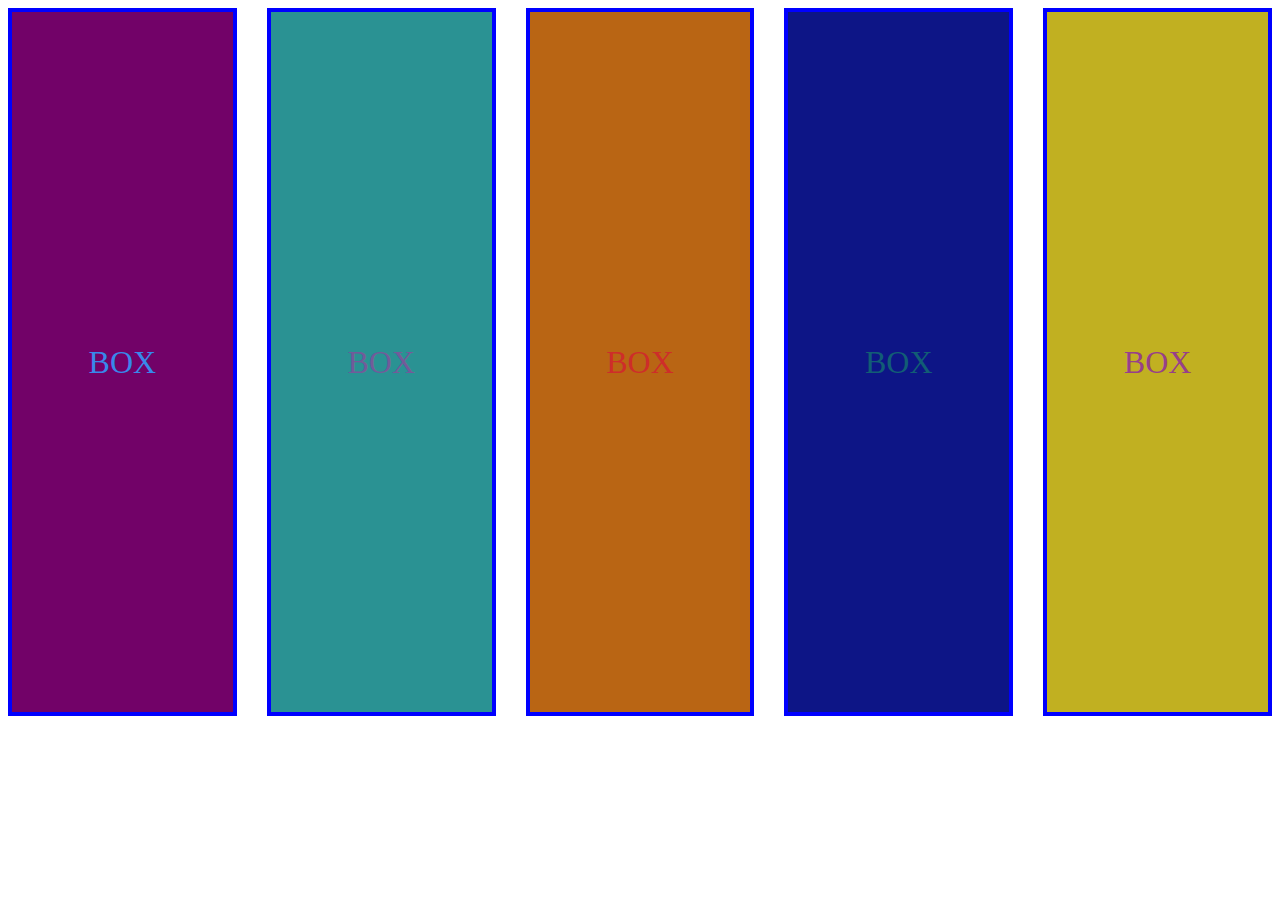
<file: Ex 12 color yhe div by js/index.html>
<!DOCTYPE html>
<html lang="en">
<head>
    <meta charset="UTF-8">
    <meta name="viewport" content="width=device-width, initial-scale=1.0">
    <title>Document</title>
    <link rel="stylesheet" href="style.css">
    
</head>
<body>
    <div class="container">
        <div class="box">BOX</div>
        <div class="box">BOX</div>
        <div class="box">BOX</div>
        <div class="box">BOX</div>
        <div class="box">BOX</div>
    </div>
    <script src="script.js"></script>
</body>
</html>
</file>
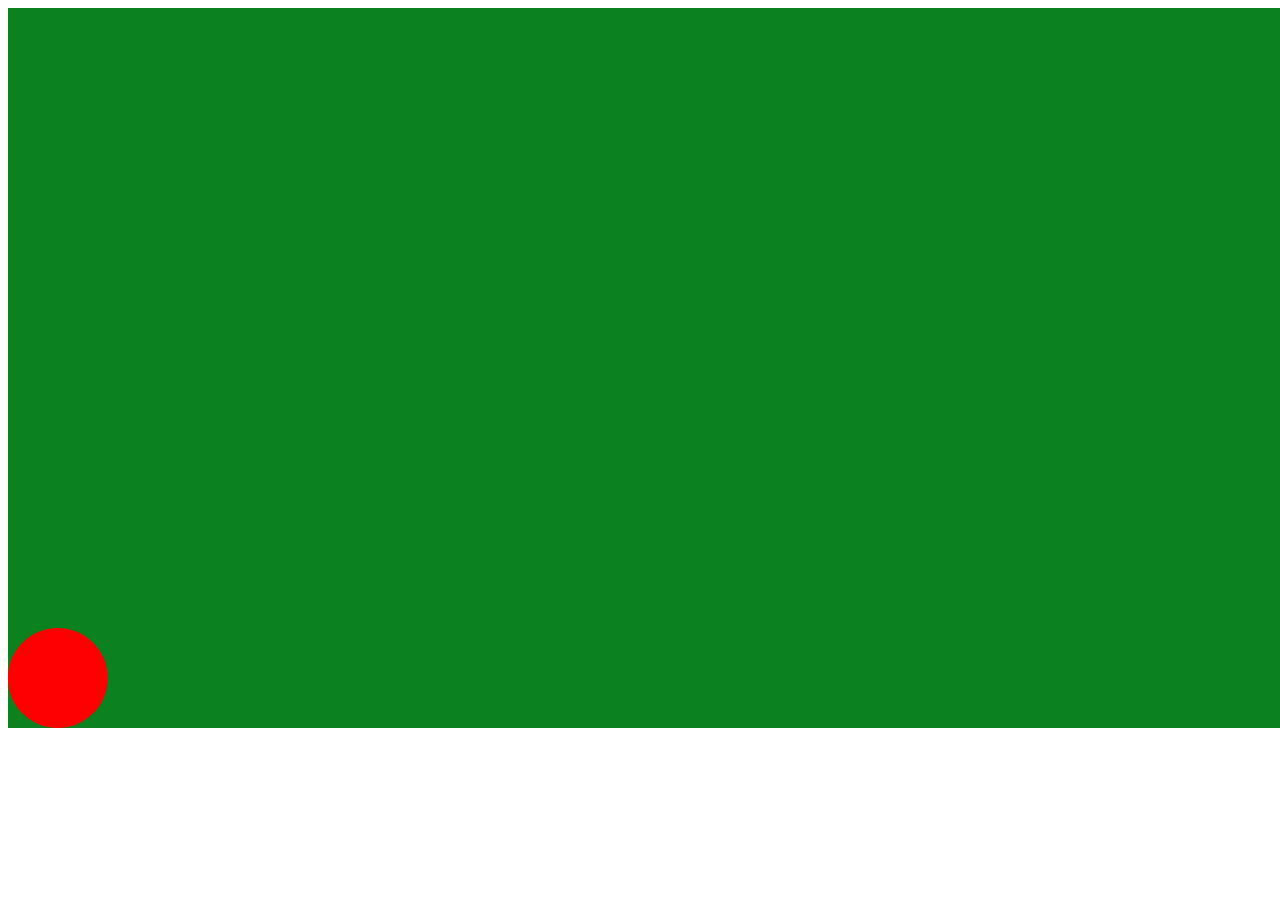
<file: Exercise 8 Bouncy Ball/index.html>
<!DOCTYPE html>
<html lang="en">
<head>
    <meta charset="UTF-8">
    <meta name="viewport" content="width=device-width, initial-scale=1.0">
    <title>Document</title>
    <link rel="stylesheet" href="style.css">
</head>
<body>
    <div class="bg">
        <div class="ball"></div>
    </div>
</body>
</html>
</file>
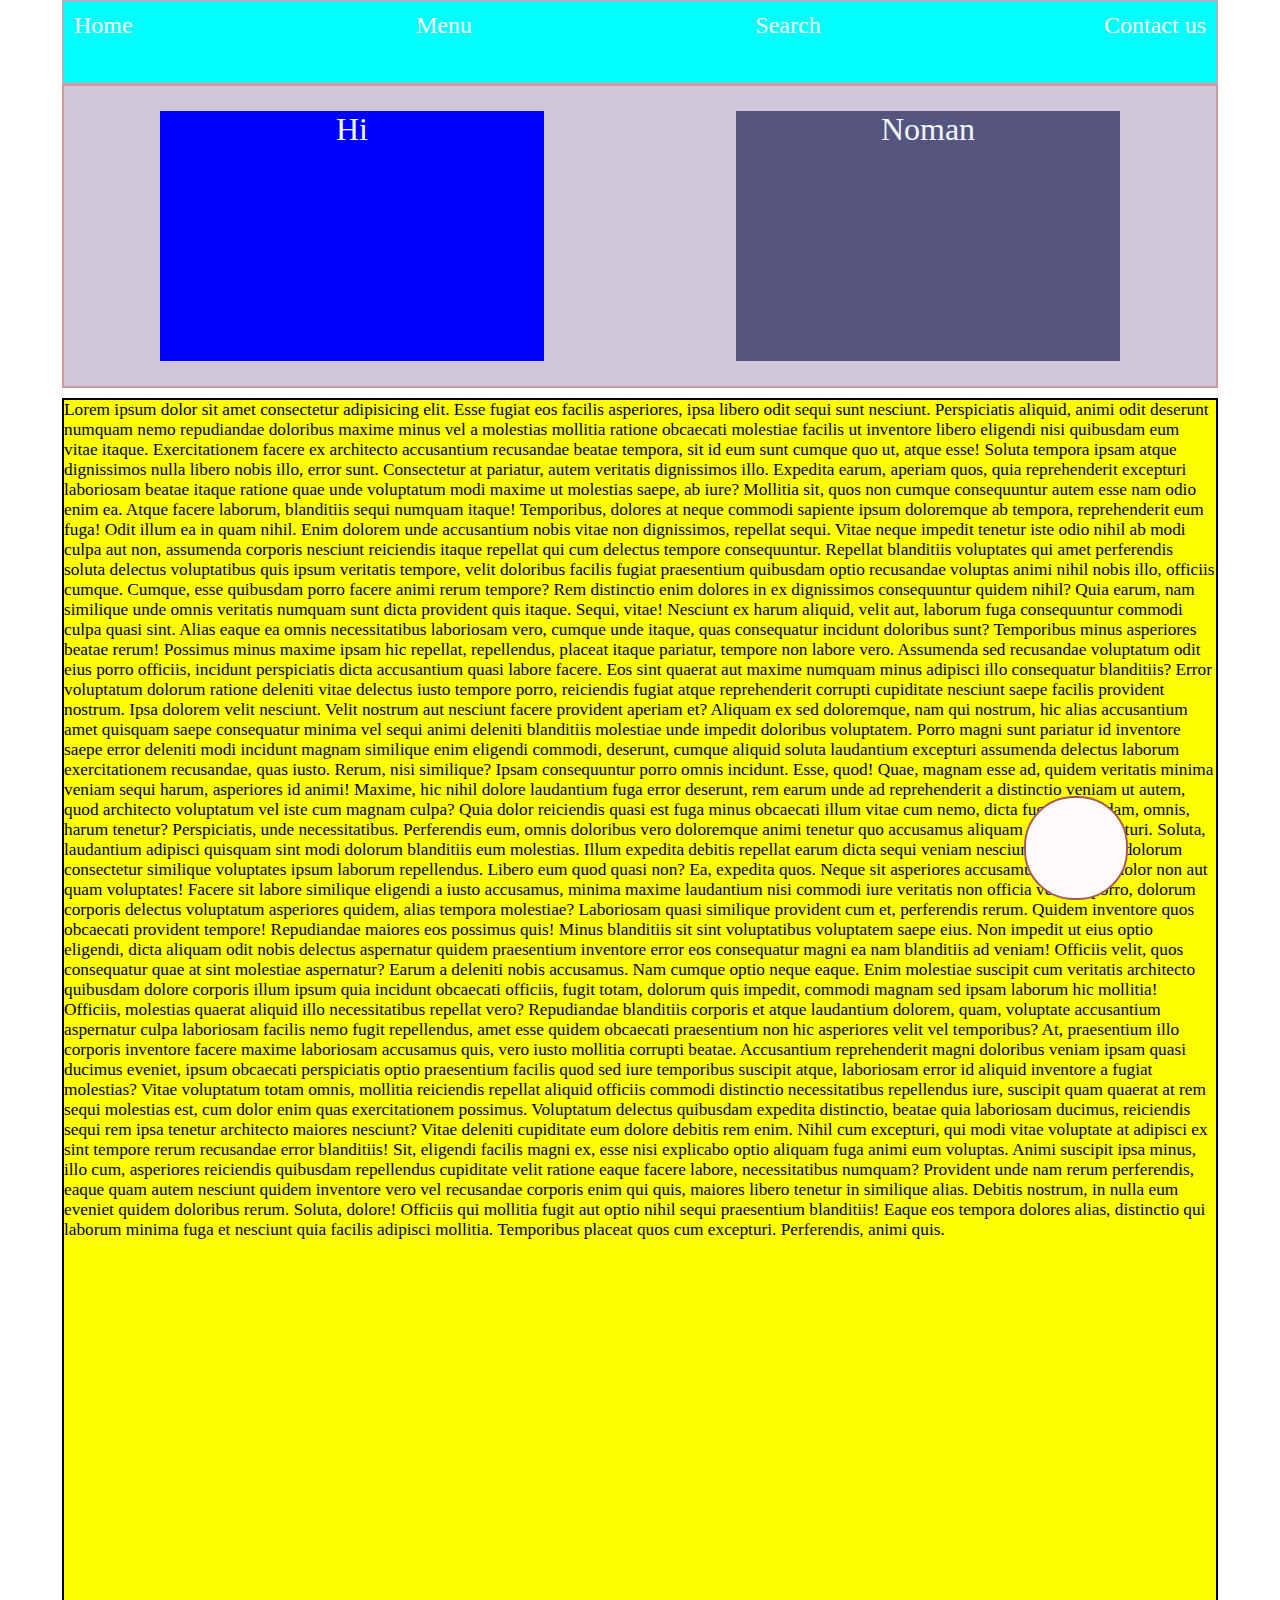
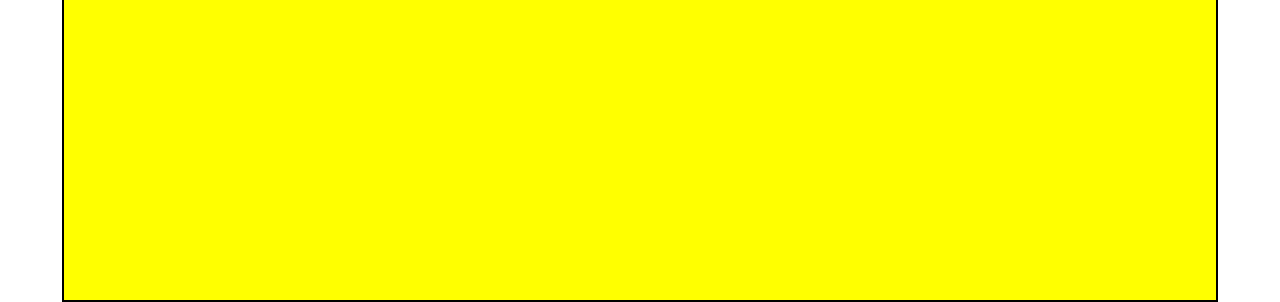
<file: Exercise5/index.html>
<!DOCTYPE html>
<html lang="en">
<head>
    <meta charset="UTF-8">
    <meta name="viewport" content="width=device-width, initial-scale=1.0">
    <title>Document</title>
    <link rel="stylesheet" href="style.css">
</head>
<body>
    <div class="nav-bar">
        <ul>
            <li>Home</li>
            <li>Menu</li>
            <li>Search</li>
            <li>Contact us</li>


        </ul>
    </div>
    <div class="card">
        <div id="div1">Hi</div>
        <div id="div2">Noman</div>
    </div>
    <div class="sticky"></div>
    <div class="footer">Lorem ipsum dolor sit amet consectetur adipisicing elit. Esse fugiat eos facilis asperiores, ipsa libero odit sequi sunt nesciunt. Perspiciatis aliquid, animi odit deserunt numquam nemo repudiandae doloribus maxime minus vel a molestias mollitia ratione obcaecati molestiae facilis ut inventore libero eligendi nisi quibusdam eum vitae itaque. Exercitationem facere ex architecto accusantium recusandae beatae tempora, sit id eum sunt cumque quo ut, atque esse! Soluta tempora ipsam atque dignissimos nulla libero nobis illo, error sunt. Consectetur at pariatur, autem veritatis dignissimos illo. Expedita earum, aperiam quos, quia reprehenderit excepturi laboriosam beatae itaque ratione quae unde voluptatum modi maxime ut molestias saepe, ab iure? Mollitia sit, quos non cumque consequuntur autem esse nam odio enim ea. Atque facere laborum, blanditiis sequi numquam itaque! Temporibus, dolores at neque commodi sapiente ipsum doloremque ab tempora, reprehenderit eum fuga! Odit illum ea in quam nihil. Enim dolorem unde accusantium nobis vitae non dignissimos, repellat sequi. Vitae neque impedit tenetur iste odio nihil ab modi culpa aut non, assumenda corporis nesciunt reiciendis itaque repellat qui cum delectus tempore consequuntur. Repellat blanditiis voluptates qui amet perferendis soluta delectus voluptatibus quis ipsum veritatis tempore, velit doloribus facilis fugiat praesentium quibusdam optio recusandae voluptas animi nihil nobis illo, officiis cumque. Cumque, esse quibusdam porro facere animi rerum tempore? Rem distinctio enim dolores in ex dignissimos consequuntur quidem nihil? Quia earum, nam similique unde omnis veritatis numquam sunt dicta provident quis itaque. Sequi, vitae! Nesciunt ex harum aliquid, velit aut, laborum fuga consequuntur commodi culpa quasi sint. Alias eaque ea omnis necessitatibus laboriosam vero, cumque unde itaque, quas consequatur incidunt doloribus sunt? Temporibus minus asperiores beatae rerum! Possimus minus maxime ipsam hic repellat, repellendus, placeat itaque pariatur, tempore non labore vero. Assumenda sed recusandae voluptatum odit eius porro officiis, incidunt perspiciatis dicta accusantium quasi labore facere. Eos sint quaerat aut maxime numquam minus adipisci illo consequatur blanditiis? Error voluptatum dolorum ratione deleniti vitae delectus iusto tempore porro, reiciendis fugiat atque reprehenderit corrupti cupiditate nesciunt saepe facilis provident nostrum. Ipsa dolorem velit nesciunt. Velit nostrum aut nesciunt facere provident aperiam et? Aliquam ex sed doloremque, nam qui nostrum, hic alias accusantium amet quisquam saepe consequatur minima vel sequi animi deleniti blanditiis molestiae unde impedit doloribus voluptatem. Porro magni sunt pariatur id inventore saepe error deleniti modi incidunt magnam similique enim eligendi commodi, deserunt, cumque aliquid soluta laudantium excepturi assumenda delectus laborum exercitationem recusandae, quas iusto. Rerum, nisi similique? Ipsam consequuntur porro omnis incidunt. Esse, quod! Quae, magnam esse ad, quidem veritatis minima veniam sequi harum, asperiores id animi! Maxime, hic nihil dolore laudantium fuga error deserunt, rem earum unde ad reprehenderit a distinctio veniam ut autem, quod architecto voluptatum vel iste cum magnam culpa? Quia dolor reiciendis quasi est fuga minus obcaecati illum vitae cum nemo, dicta fugit quibusdam, omnis, harum tenetur? Perspiciatis, unde necessitatibus. Perferendis eum, omnis doloribus vero doloremque animi tenetur quo accusamus aliquam suscipit excepturi. Soluta, laudantium adipisci quisquam sint modi dolorum blanditiis eum molestias. Illum expedita debitis repellat earum dicta sequi veniam nesciunt quam nulla, dolorum consectetur similique voluptates ipsum laborum repellendus. Libero eum quod quasi non? Ea, expedita quos. Neque sit asperiores accusamus vero quos dolor non aut quam voluptates! Facere sit labore similique eligendi a iusto accusamus, minima maxime laudantium nisi commodi iure veritatis non officia veniam porro, dolorum corporis delectus voluptatum asperiores quidem, alias tempora molestiae? Laboriosam quasi similique provident cum et, perferendis rerum. Quidem inventore quos obcaecati provident tempore! Repudiandae maiores eos possimus quis! Minus blanditiis sit sint voluptatibus voluptatem saepe eius. Non impedit ut eius optio eligendi, dicta aliquam odit nobis delectus aspernatur quidem praesentium inventore error eos consequatur magni ea nam blanditiis ad veniam! Officiis velit, quos consequatur quae at sint molestiae aspernatur? Earum a deleniti nobis accusamus. Nam cumque optio neque eaque. Enim molestiae suscipit cum veritatis architecto quibusdam dolore corporis illum ipsum quia incidunt obcaecati officiis, fugit totam, dolorum quis impedit, commodi magnam sed ipsam laborum hic mollitia! Officiis, molestias quaerat aliquid illo necessitatibus repellat vero? Repudiandae blanditiis corporis et atque laudantium dolorem, quam, voluptate accusantium aspernatur culpa laboriosam facilis nemo fugit repellendus, amet esse quidem obcaecati praesentium non hic asperiores velit vel temporibus? At, praesentium illo corporis inventore facere maxime laboriosam accusamus quis, vero iusto mollitia corrupti beatae. Accusantium reprehenderit magni doloribus veniam ipsam quasi ducimus eveniet, ipsum obcaecati perspiciatis optio praesentium facilis quod sed iure temporibus suscipit atque, laboriosam error id aliquid inventore a fugiat molestias? Vitae voluptatum totam omnis, mollitia reiciendis repellat aliquid officiis commodi distinctio necessitatibus repellendus iure, suscipit quam quaerat at rem sequi molestias est, cum dolor enim quas exercitationem possimus. Voluptatum delectus quibusdam expedita distinctio, beatae quia laboriosam ducimus, reiciendis sequi rem ipsa tenetur architecto maiores nesciunt? Vitae deleniti cupiditate eum dolore debitis rem enim. Nihil cum excepturi, qui modi vitae voluptate at adipisci ex sint tempore rerum recusandae error blanditiis! Sit, eligendi facilis magni ex, esse nisi explicabo optio aliquam fuga animi eum voluptas. Animi suscipit ipsa minus, illo cum, asperiores reiciendis quibusdam repellendus cupiditate velit ratione eaque facere labore, necessitatibus numquam? Provident unde nam rerum perferendis, eaque quam autem nesciunt quidem inventore vero vel recusandae corporis enim qui quis, maiores libero tenetur in similique alias. Debitis nostrum, in nulla eum eveniet quidem doloribus rerum. Soluta, dolore! Officiis qui mollitia fugit aut optio nihil sequi praesentium blanditiis! Eaque eos tempora dolores alias, distinctio qui laborum minima fuga et nesciunt quia facilis adipisci mollitia. Temporibus placeat quos cum excepturi. Perferendis, animi quis.</div>
</body>
</html>
</file>
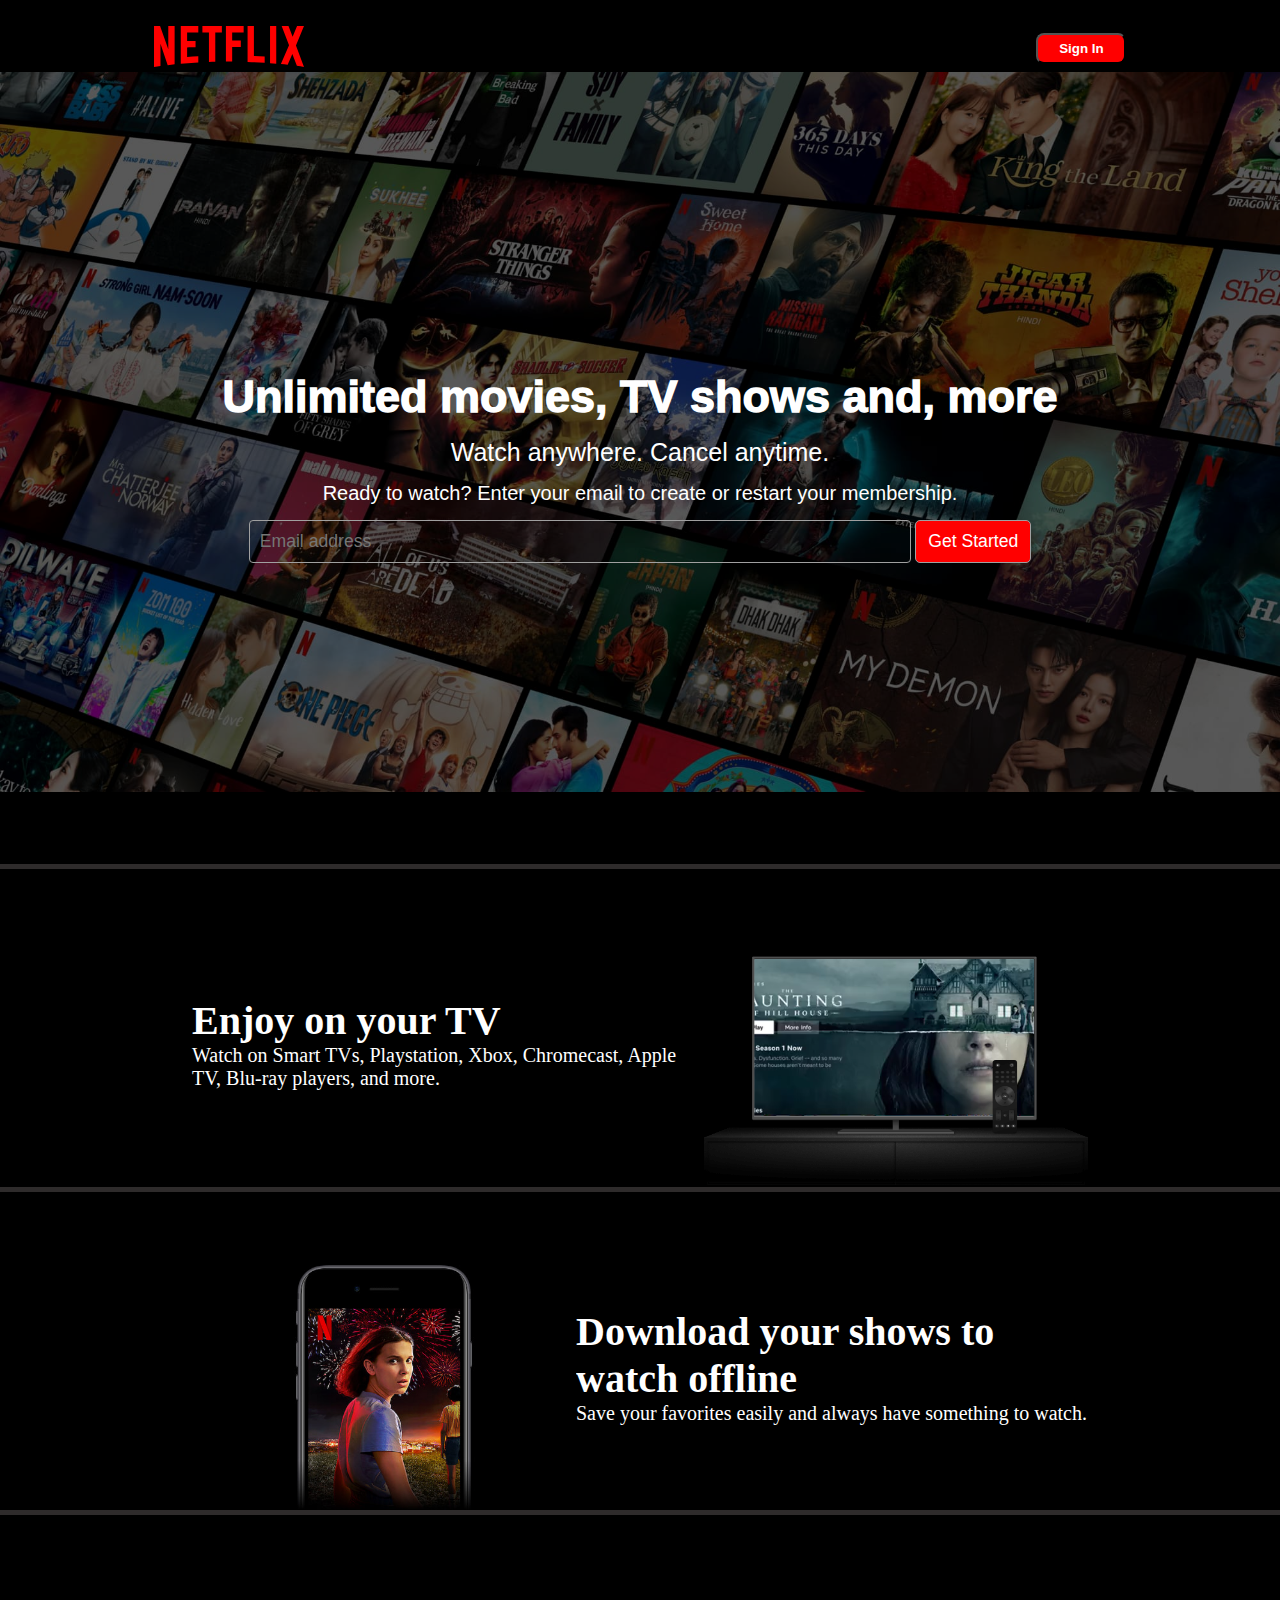
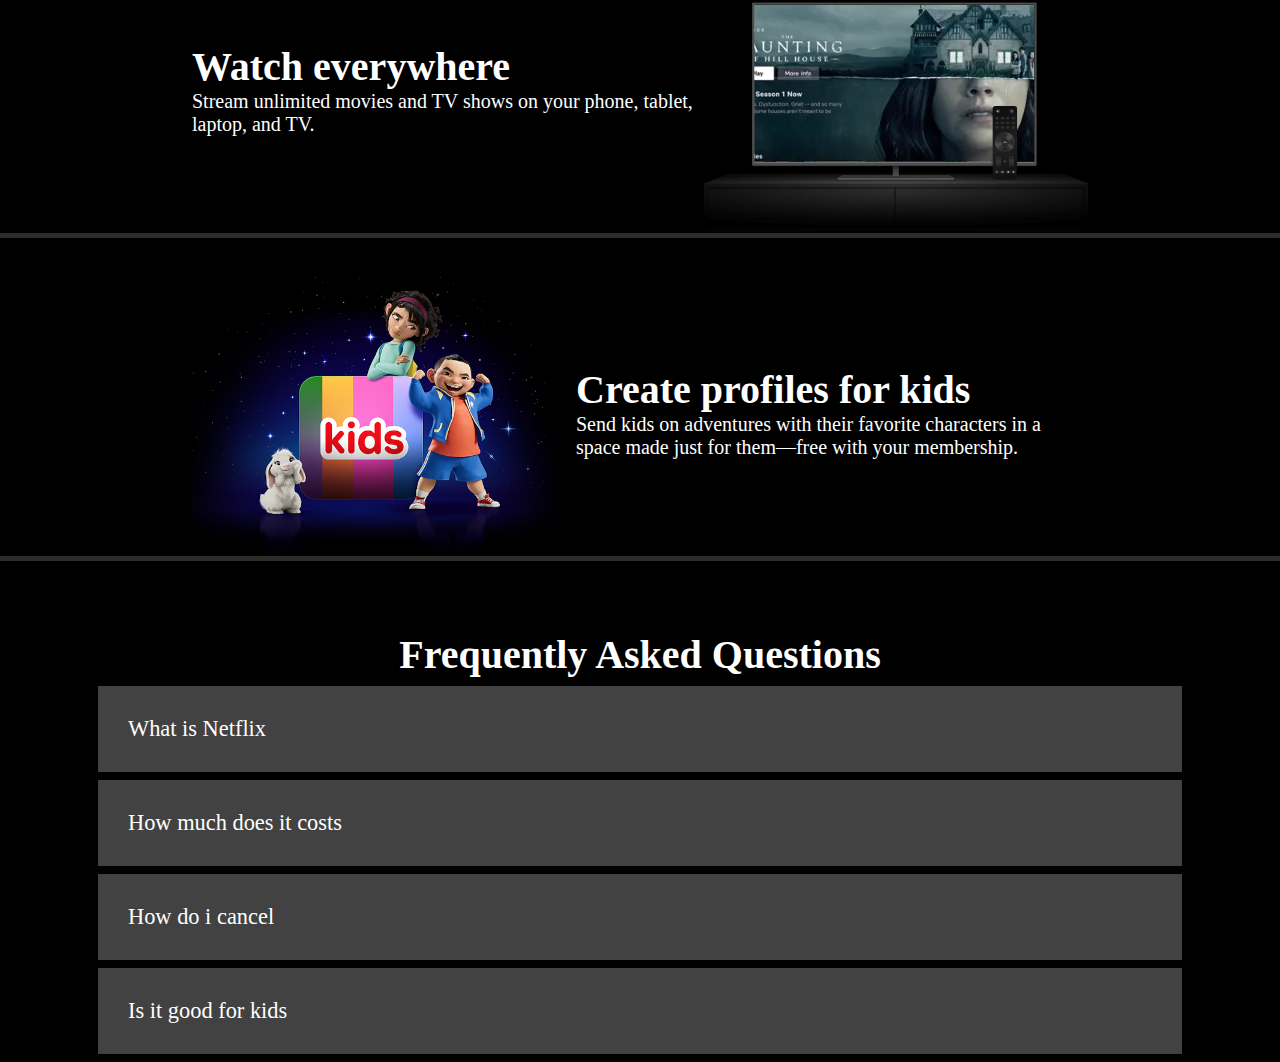
<file: Netflix/index.html>
<!DOCTYPE html>
<html lang="en">
<head>
    <meta charset="UTF-8">
    <meta name="viewport" content="width=device-width, initial-scale=1.0">
    <title>Document</title>
    <link rel="stylesheet" href="style.css">

</head>
<body>

    <div class="main">
        <nav>
            <span>
                <img src="assets/logo.svg" >
            </span>
            <div>
                <button>Sign In</button>
            </div>
        </nav>

        <div class="box">

        </div>
        <div class="hero">
            <span>Unlimited movies, TV shows and, more</span>
            <span>Watch anywhere. Cancel anytime.</span>
            <span>Ready to watch? Enter your email to create or restart your membership.</span>
            <div>
                <input type="text" placeholder="Email address">
                <button>Get Started</button>
            </div>
        </div>

    </div>
    <div class="seperator"></div>
    <section class="sec-first">
        <div class="sec-first-txt">
            <span>Enjoy on your TV</span>
            <span>Watch on Smart TVs, Playstation, Xbox, Chromecast, Apple TV, Blu-ray players, and more.
            </span>
        </div>
        <div class="sec-Img">
            <img src="assets/tv.png">
            <video autoplay muted loop repeat>
                <source src="assets/video-tv-0819.m4v" > 
            </video>
        </div>
    </section>
    <div class="seperator"></div>
    <section class="sec-first">
        <div class="sec-Img">
            <img src="assets/mobile-0819.jpg">
        </div>
        <div class="sec-first-txt">
            <span>Download your shows to watch offline</span>
            <span>Save your favorites easily and always have something to watch.
            </span>
        </div>
    </section>
    <div class="seperator"></div>
    <section class="sec-first">
        <div class="sec-first-txt">
            <span>Watch everywhere</span>
            <span>Stream unlimited movies and TV shows on your phone, tablet, laptop, and TV.
            </span>
        </div>
        <div class="sec-Img">
            <img src="assets/tv.png">
            <video autoplay muted loop repeat>
                <source src="assets/video-tv-0819.m4v" > 
            </video>
        </div>
    </section>
    <div class="seperator"></div>
    <section class="sec-first">
        <div class="sec-Img">
            <img src="assets/kids.png">
        </div>
        <div class="sec-first-txt">
            <span>Create profiles for kids</span>
            <span>Send kids on adventures with their favorite characters in a space made just for them—free with your membership.
            </span>
        </div>
    </section>
    <div class="seperator"></div>
    <h2>Frequently Asked Questions</h2>
    <section class="faq">
        <div class="faq-box">
            <span>What is Netflix</span>
            <span></span>
        </div>
        <div class="faq-box">
            <span>How much does it costs</span>
            <span></span>
        </div>
        <div class="faq-box">
            <span>How do i cancel</span>
            <span></span>
        </div>
        <div class="faq-box">
            <span>Is it good for kids</span>
            <span></span>
        </div>
    </section>
</body>
</html>
</file>
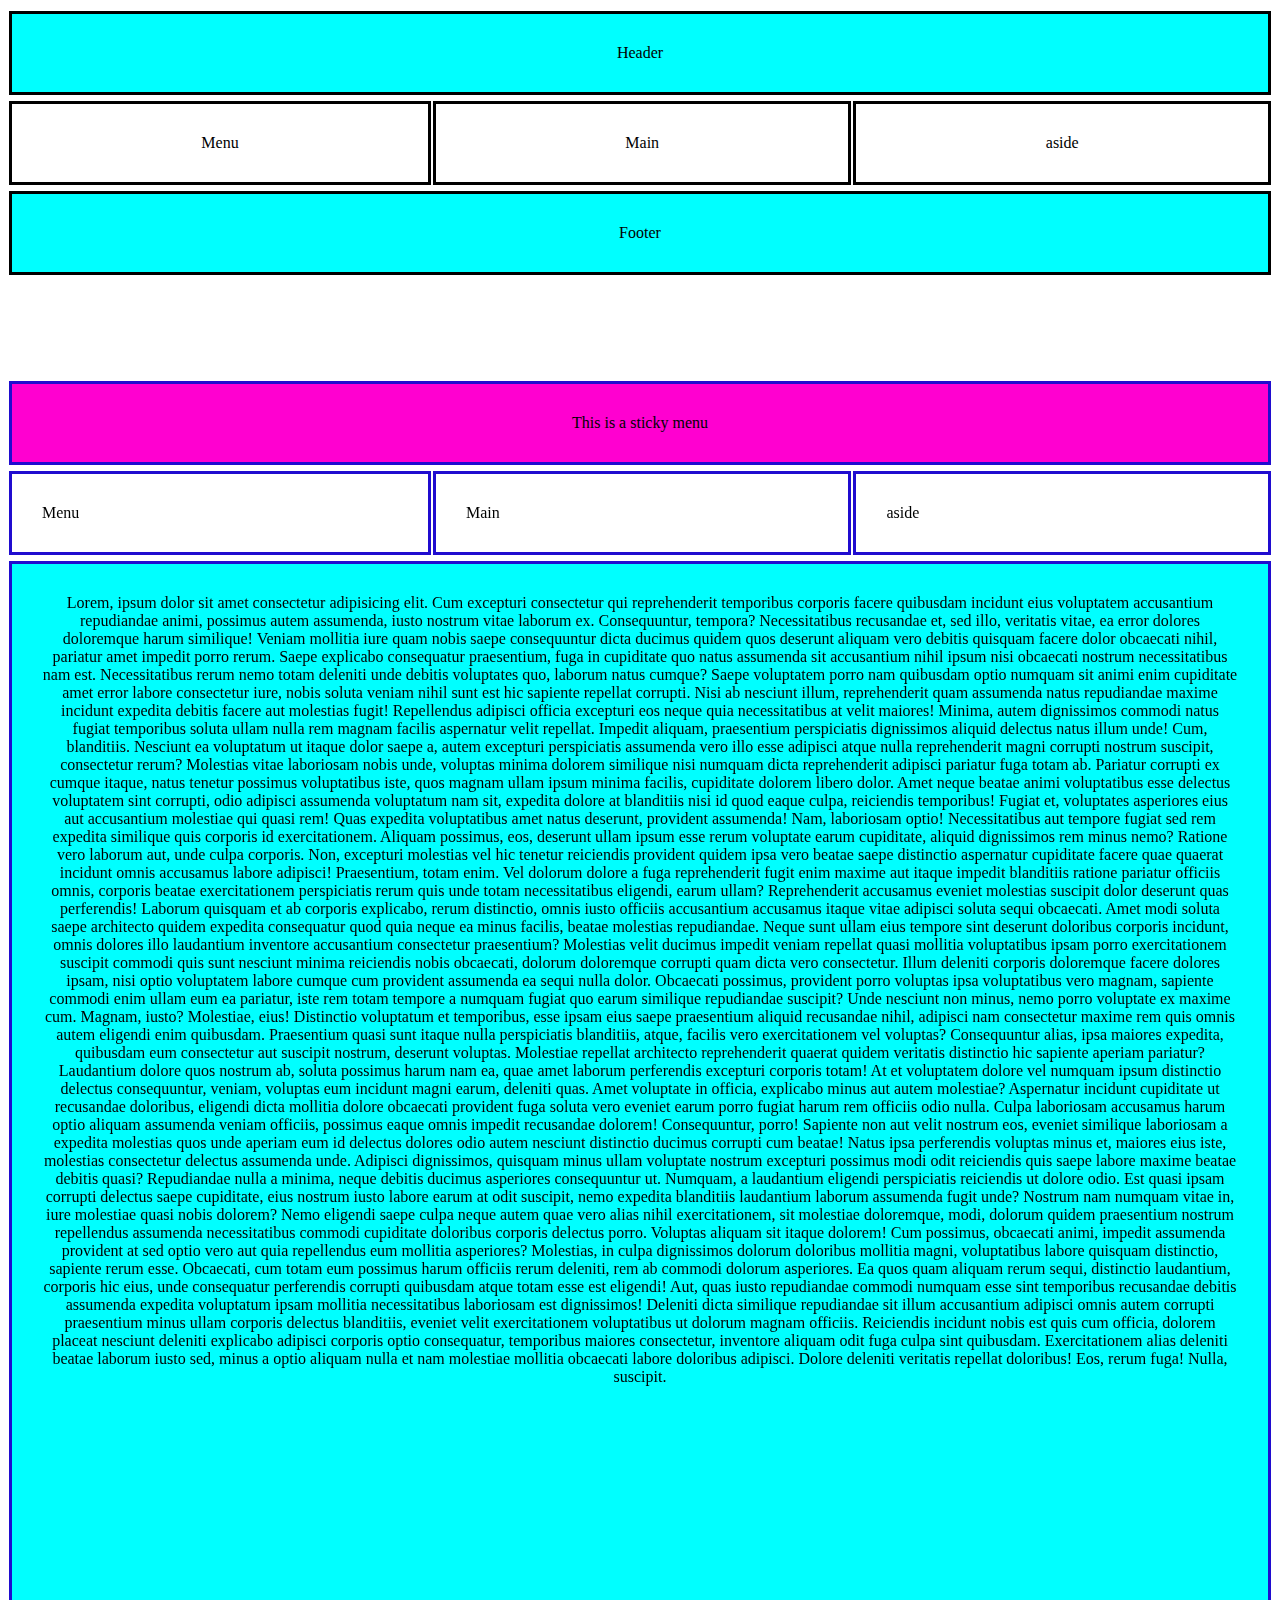
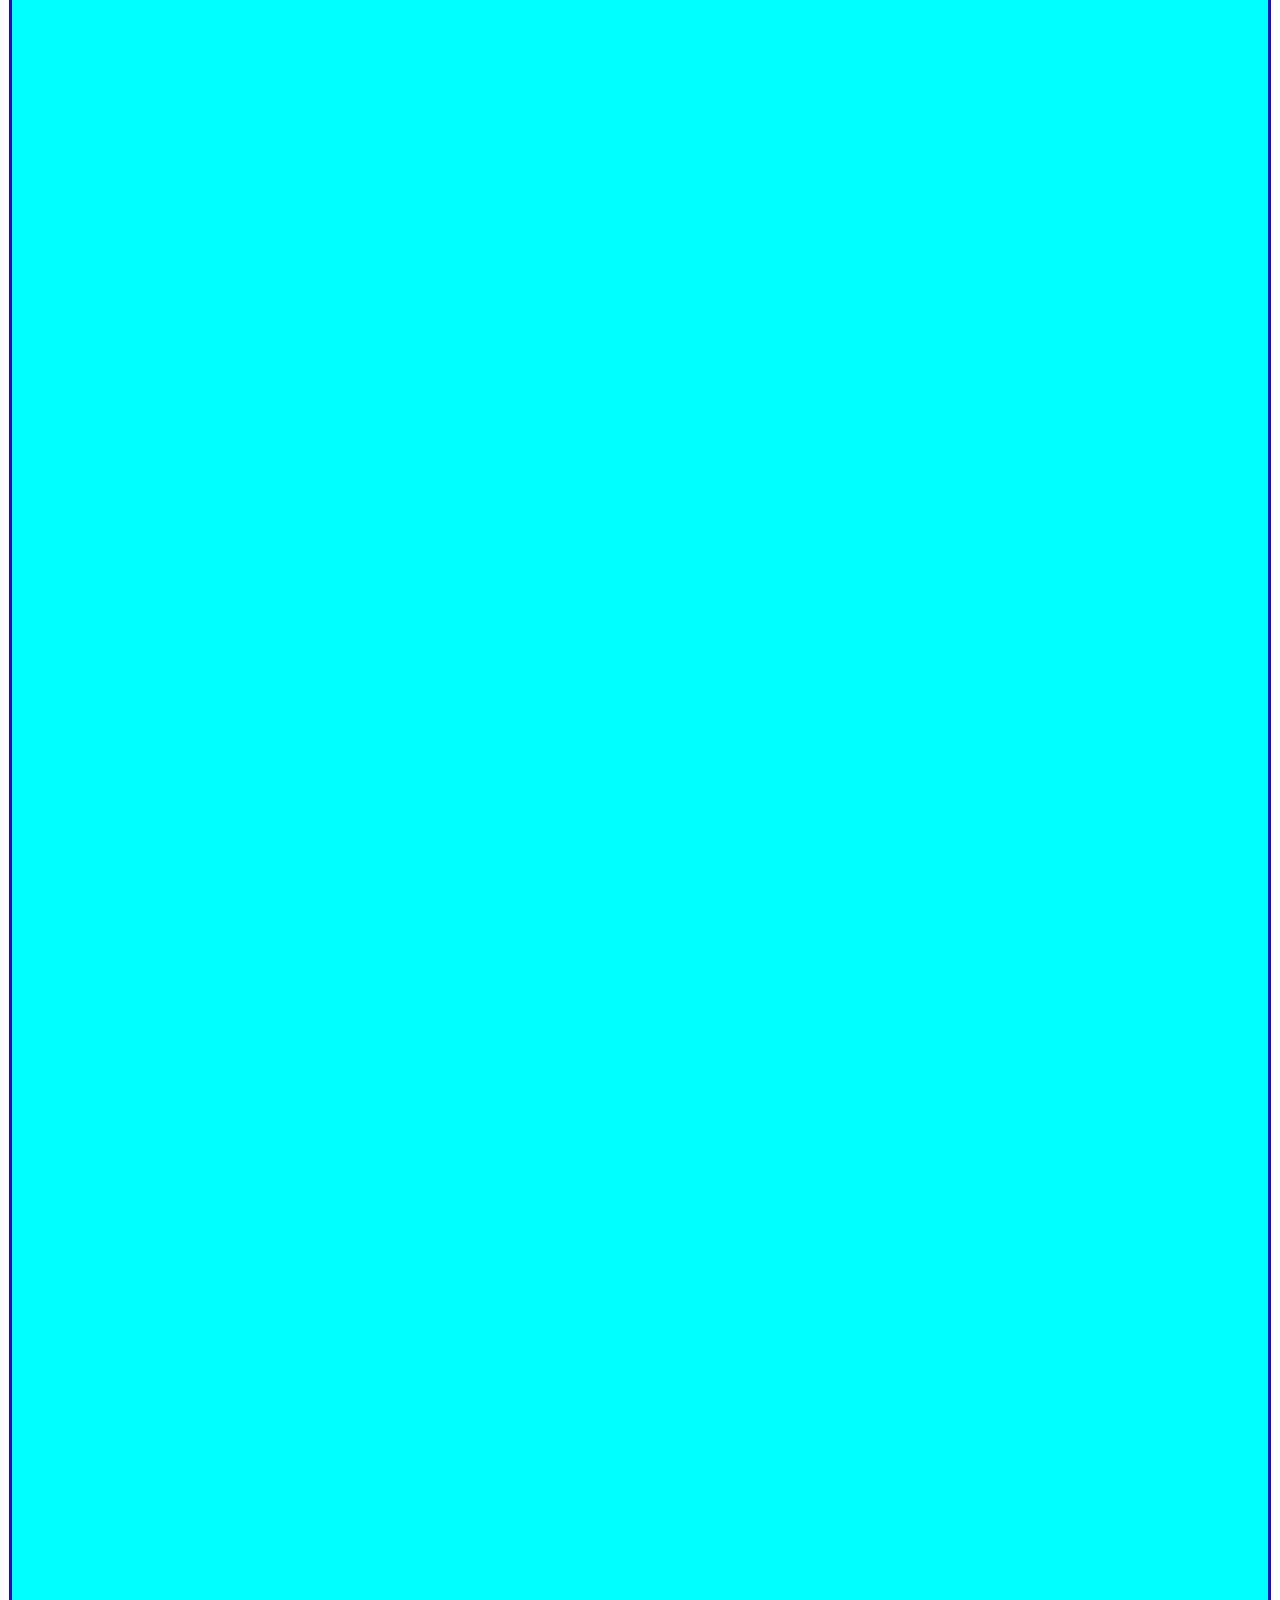
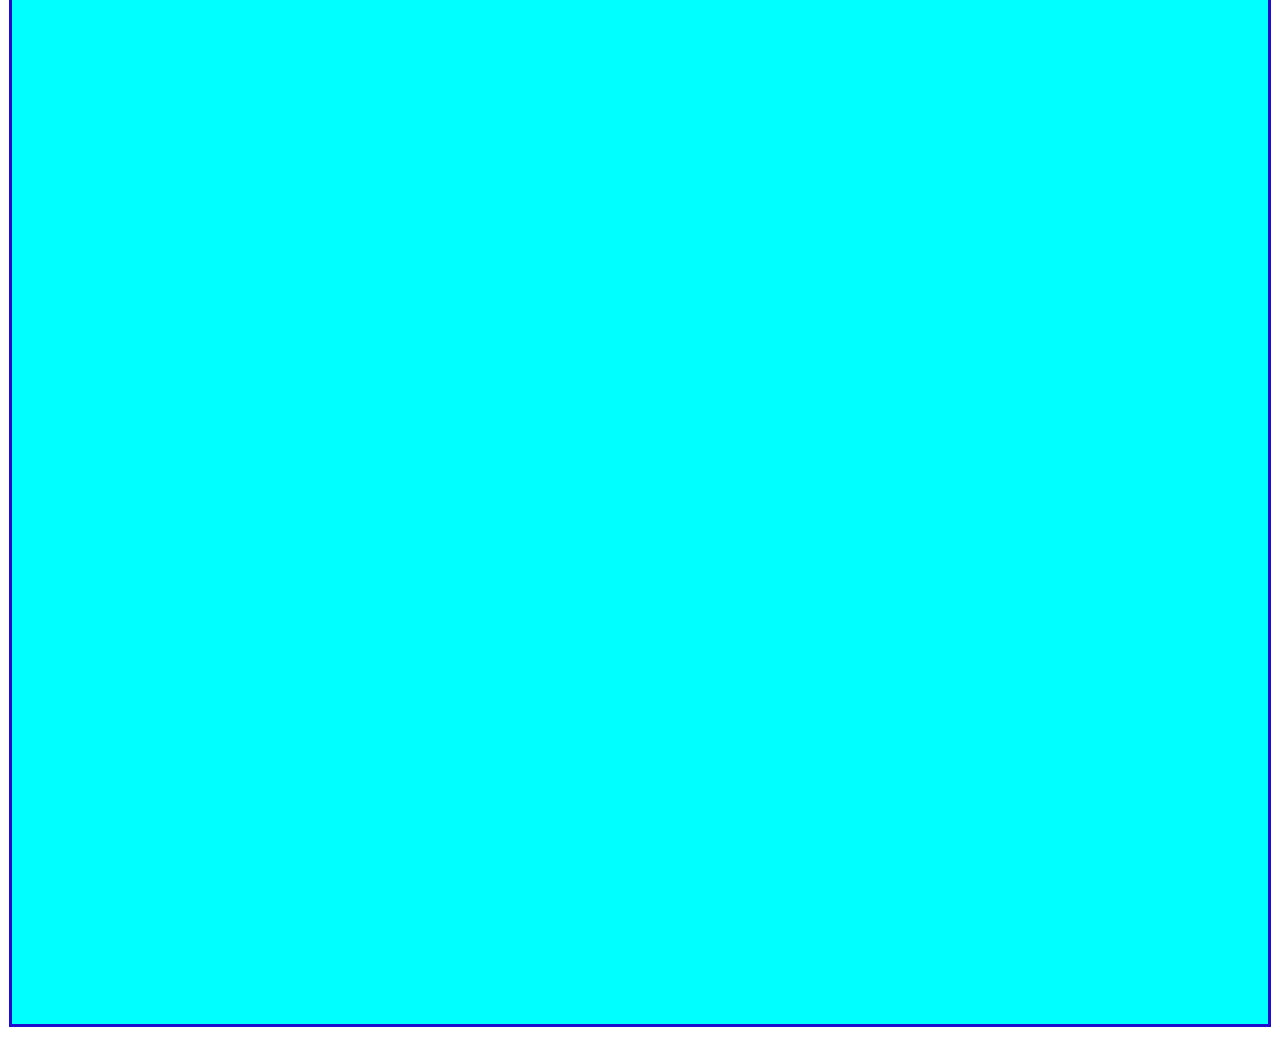
<file: 26.grid.html>
<!DOCTYPE html>
<html lang="en">

<head>
    <meta charset="UTF-8">
    <meta name="viewport" content="width=device-width, initial-scale=1.0">
    <title>Grid</title>
    <style>
        .card {
            display: grid;
            grid-template-columns: auto auto auto;
            text-align: center;
        }

        .card div {
            border: 3px solid black;
            margin: 3px 1px;
            padding: 30px;
        }

        .card :first-child {
            background-color: aqua;
            grid-column-start: 1;
            grid-column-end: 4;
            text-align: center;
            position: sticky;
            top: 0px;
            left: 0px;
        }

        .card :nth-child(5) {
            background-color: aqua;
            grid-column-start: 1;
            grid-column-end: 4;
            text-align: center;
        }

        .grid {
            margin-top: 100px;
            position: relative;
            display: grid;
            grid-template-columns: auto auto auto;
        }

        .grid div {
            border: 3px solid rgb(32, 12, 207);
            margin: 3px 1px;
            padding: 30px;
        }

        .grid :first-child {
            background-color: rgb(255, 0, 208);
            grid-column-start: 1;
            grid-column-end: 4;
            text-align: center;
            position: sticky;
            top: 0px;
            left: 0px;
        }

        .grid :nth-child(5) {
            background-color: aqua;
            grid-column-start: 1;
            grid-column-end: 4;
            text-align: center;
            height: 400vh;
        }
    </style>
</head>

<body>
    <div class="card">
        <div>Header</div>
        <div>Menu</div>
        <div>Main</div>
        <div>aside</div>
        <div>Footer</div>
    </div>
    <div class="grid">
        <div>This is a sticky menu</div>
        <div>Menu</div>
        <div>Main</div>
        <div>aside</div>
        <div>Lorem, ipsum dolor sit amet consectetur adipisicing elit. Cum excepturi consectetur qui reprehenderit
            temporibus corporis facere quibusdam incidunt eius voluptatem accusantium repudiandae animi, possimus autem
            assumenda, iusto nostrum vitae laborum ex. Consequuntur, tempora? Necessitatibus recusandae et, sed illo,
            veritatis vitae, ea error dolores doloremque harum similique! Veniam mollitia iure quam nobis saepe
            consequuntur dicta ducimus quidem quos deserunt aliquam vero debitis quisquam facere dolor obcaecati nihil,
            pariatur amet impedit porro rerum. Saepe explicabo consequatur praesentium, fuga in cupiditate quo natus
            assumenda sit accusantium nihil ipsum nisi obcaecati nostrum necessitatibus nam est. Necessitatibus rerum
            nemo totam deleniti unde debitis voluptates quo, laborum natus cumque? Saepe voluptatem porro nam quibusdam
            optio numquam sit animi enim cupiditate amet error labore consectetur iure, nobis soluta veniam nihil sunt
            est hic sapiente repellat corrupti. Nisi ab nesciunt illum, reprehenderit quam assumenda natus repudiandae
            maxime incidunt expedita debitis facere aut molestias fugit! Repellendus adipisci officia excepturi eos
            neque quia necessitatibus at velit maiores! Minima, autem dignissimos commodi natus fugiat temporibus soluta
            ullam nulla rem magnam facilis aspernatur velit repellat. Impedit aliquam, praesentium perspiciatis
            dignissimos aliquid delectus natus illum unde! Cum, blanditiis. Nesciunt ea voluptatum ut itaque dolor saepe
            a, autem excepturi perspiciatis assumenda vero illo esse adipisci atque nulla reprehenderit magni corrupti
            nostrum suscipit, consectetur rerum? Molestias vitae laboriosam nobis unde, voluptas minima dolorem
            similique nisi numquam dicta reprehenderit adipisci pariatur fuga totam ab. Pariatur corrupti ex cumque
            itaque, natus tenetur possimus voluptatibus iste, quos magnam ullam ipsum minima facilis, cupiditate dolorem
            libero dolor. Amet neque beatae animi voluptatibus esse delectus voluptatem sint corrupti, odio adipisci
            assumenda voluptatum nam sit, expedita dolore at blanditiis nisi id quod eaque culpa, reiciendis temporibus!
            Fugiat et, voluptates asperiores eius aut accusantium molestiae qui quasi rem! Quas expedita voluptatibus
            amet natus deserunt, provident assumenda! Nam, laboriosam optio! Necessitatibus aut tempore fugiat sed rem
            expedita similique quis corporis id exercitationem. Aliquam possimus, eos, deserunt ullam ipsum esse rerum
            voluptate earum cupiditate, aliquid dignissimos rem minus nemo? Ratione vero laborum aut, unde culpa
            corporis. Non, excepturi molestias vel hic tenetur reiciendis provident quidem ipsa vero beatae saepe
            distinctio aspernatur cupiditate facere quae quaerat incidunt omnis accusamus labore adipisci! Praesentium,
            totam enim. Vel dolorum dolore a fuga reprehenderit fugit enim maxime aut itaque impedit blanditiis ratione
            pariatur officiis omnis, corporis beatae exercitationem perspiciatis rerum quis unde totam necessitatibus
            eligendi, earum ullam? Reprehenderit accusamus eveniet molestias suscipit dolor deserunt quas perferendis!
            Laborum quisquam et ab corporis explicabo, rerum distinctio, omnis iusto officiis accusantium accusamus
            itaque vitae adipisci soluta sequi obcaecati. Amet modi soluta saepe architecto quidem expedita consequatur
            quod quia neque ea minus facilis, beatae molestias repudiandae. Neque sunt ullam eius tempore sint deserunt
            doloribus corporis incidunt, omnis dolores illo laudantium inventore accusantium consectetur praesentium?
            Molestias velit ducimus impedit veniam repellat quasi mollitia voluptatibus ipsam porro exercitationem
            suscipit commodi quis sunt nesciunt minima reiciendis nobis obcaecati, dolorum doloremque corrupti quam
            dicta vero consectetur. Illum deleniti corporis doloremque facere dolores ipsam, nisi optio voluptatem
            labore cumque cum provident assumenda ea sequi nulla dolor. Obcaecati possimus, provident porro voluptas
            ipsa voluptatibus vero magnam, sapiente commodi enim ullam eum ea pariatur, iste rem totam tempore a numquam
            fugiat quo earum similique repudiandae suscipit? Unde nesciunt non minus, nemo porro voluptate ex maxime
            cum. Magnam, iusto? Molestiae, eius! Distinctio voluptatum et temporibus, esse ipsam eius saepe praesentium
            aliquid recusandae nihil, adipisci nam consectetur maxime rem quis omnis autem eligendi enim quibusdam.
            Praesentium quasi sunt itaque nulla perspiciatis blanditiis, atque, facilis vero exercitationem vel
            voluptas? Consequuntur alias, ipsa maiores expedita, quibusdam eum consectetur aut suscipit nostrum,
            deserunt voluptas. Molestiae repellat architecto reprehenderit quaerat quidem veritatis distinctio hic
            sapiente aperiam pariatur? Laudantium dolore quos nostrum ab, soluta possimus harum nam ea, quae amet
            laborum perferendis excepturi corporis totam! At et voluptatem dolore vel numquam ipsum distinctio delectus
            consequuntur, veniam, voluptas eum incidunt magni earum, deleniti quas. Amet voluptate in officia, explicabo
            minus aut autem molestiae? Aspernatur incidunt cupiditate ut recusandae doloribus, eligendi dicta mollitia
            dolore obcaecati provident fuga soluta vero eveniet earum porro fugiat harum rem officiis odio nulla. Culpa
            laboriosam accusamus harum optio aliquam assumenda veniam officiis, possimus eaque omnis impedit recusandae
            dolorem! Consequuntur, porro! Sapiente non aut velit nostrum eos, eveniet similique laboriosam a expedita
            molestias quos unde aperiam eum id delectus dolores odio autem nesciunt distinctio ducimus corrupti cum
            beatae! Natus ipsa perferendis voluptas minus et, maiores eius iste, molestias consectetur delectus
            assumenda unde. Adipisci dignissimos, quisquam minus ullam voluptate nostrum excepturi possimus modi odit
            reiciendis quis saepe labore maxime beatae debitis quasi? Repudiandae nulla a minima, neque debitis ducimus
            asperiores consequuntur ut. Numquam, a laudantium eligendi perspiciatis reiciendis ut dolore odio. Est quasi
            ipsam corrupti delectus saepe cupiditate, eius nostrum iusto labore earum at odit suscipit, nemo expedita
            blanditiis laudantium laborum assumenda fugit unde? Nostrum nam numquam vitae in, iure molestiae quasi nobis
            dolorem? Nemo eligendi saepe culpa neque autem quae vero alias nihil exercitationem, sit molestiae
            doloremque, modi, dolorum quidem praesentium nostrum repellendus assumenda necessitatibus commodi cupiditate
            doloribus corporis delectus porro. Voluptas aliquam sit itaque dolorem! Cum possimus, obcaecati animi,
            impedit assumenda provident at sed optio vero aut quia repellendus eum mollitia asperiores? Molestias, in
            culpa dignissimos dolorum doloribus mollitia magni, voluptatibus labore quisquam distinctio, sapiente rerum
            esse. Obcaecati, cum totam eum possimus harum officiis rerum deleniti, rem ab commodi dolorum asperiores. Ea
            quos quam aliquam rerum sequi, distinctio laudantium, corporis hic eius, unde consequatur perferendis
            corrupti quibusdam atque totam esse est eligendi! Aut, quas iusto repudiandae commodi numquam esse sint
            temporibus recusandae debitis assumenda expedita voluptatum ipsam mollitia necessitatibus laboriosam est
            dignissimos! Deleniti dicta similique repudiandae sit illum accusantium adipisci omnis autem corrupti
            praesentium minus ullam corporis delectus blanditiis, eveniet velit exercitationem voluptatibus ut dolorum
            magnam officiis. Reiciendis incidunt nobis est quis cum officia, dolorem placeat nesciunt deleniti explicabo
            adipisci corporis optio consequatur, temporibus maiores consectetur, inventore aliquam odit fuga culpa sint
            quibusdam. Exercitationem alias deleniti beatae laborum iusto sed, minus a optio aliquam nulla et nam
            molestiae mollitia obcaecati labore doloribus adipisci. Dolore deleniti veritatis repellat doloribus! Eos,
            rerum fuga! Nulla, suscipit.</div>
    </div>
</body>

</html>
</file>
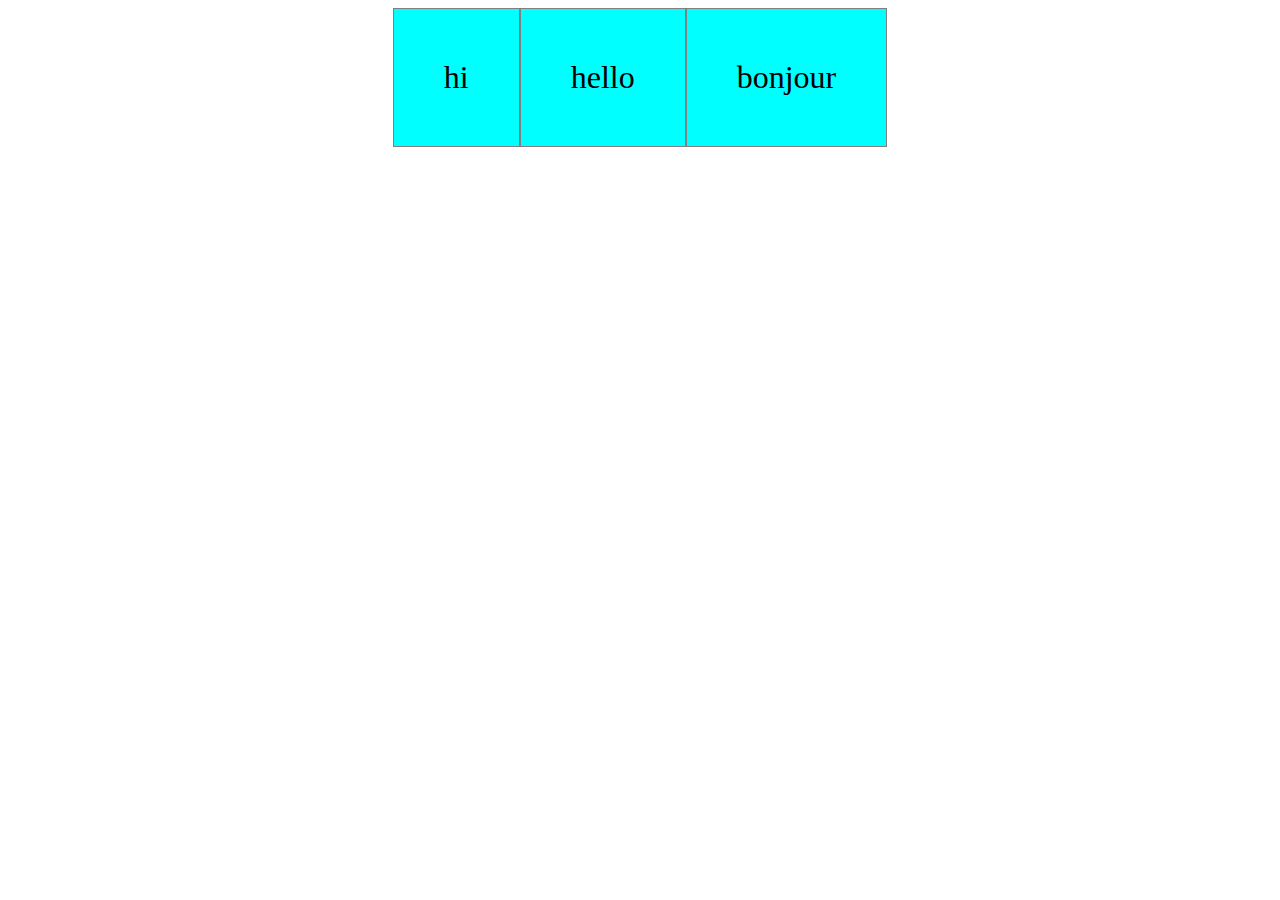
<file: media-query.html>
<!DOCTYPE html>
<html lang="en">
<head>
    <meta charset="UTF-8">
    <meta name="viewport" content="width=device-width, initial-scale=1.0">
    <title>Document</title>
    <style>
        .cs{
            background-color: aqua;
            margin-bottom: 10px;
            padding: 50px;
            border: 1px solid grey;
            text-align: center;
            font-size: 2rem;
        }
        .card{
            display: flex;
            flex-direction: row;
            justify-content: center;
        }
        @media only screen and  (max-width:455px){
            .card{
                flex-direction: column;
                justify-content: space-between;
            }

        }
        
    </style>
</head>
<body>
    <div class="card">
        <div class="cs">hi</div>
    <div class="cs">hello</div>
    <div class="cs">bonjour</div>
    </div>
</body>
</html>
</file>
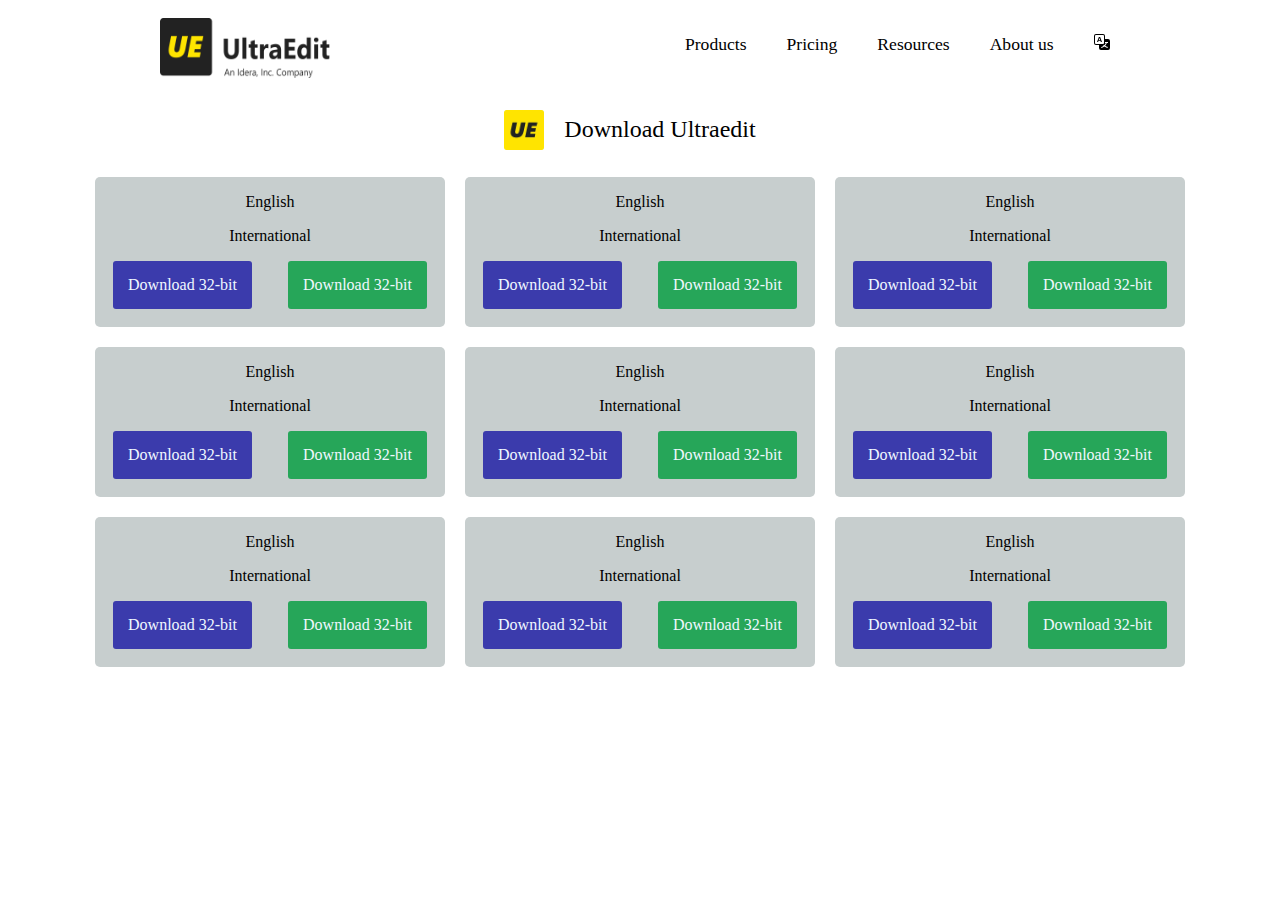
<file: Exercise 7/grid.html>
<!DOCTYPE html>
<html lang="en">

<head>
    <meta charset="UTF-8">
    <meta name="viewport" content="width=device-width, initial-scale=1.0">
    <title>Document</title>
    <style>
        .left>img {
            height: 60px;
            width: 170px;
            padding: 10px;
        }

        .right ul {
            list-style: none;
            display: flex;
        }

        .right ul li {
            font-size: 1.1rem;
            padding: 10px 20px;
        }

        header {
            display: flex;
            justify-content: space-around;
        }

        .first>img {
            height: 40px;
        }

        .first {
            display: flex;
            flex-direction: row;
            align-items: center;
            justify-content: center;
        }

        .first>p {
            padding: 0px 20px;
            font-size: 1.5rem;
        }

        .item {
            background-color: rgb(199, 206, 206);
            height: 150px;
            width: 350px;
            margin: 10px;
            border-radius: 5px;
        }

        .second {
            display: grid;
            grid-template-areas: "item1 item2 item3"
                                 "item4 item5 item6"
                                 "item7 item8 item9";
            justify-content: center;
        }

        .links {
            display: flex;
            justify-content: space-around;
        }

        .Th {
            background-color: rgb(59, 59, 172);
            padding: 15px;
            border-radius: 3px;
        }

        .Si {
            background-color: rgb(38, 166, 89);
            padding: 15px;
            border-radius: 3px;
        }

        .item>p {
            text-align: center;
        }
        .Th>a{
            text-decoration: none;
            color:aliceblue;
        }
        .Si>a{
            text-decoration: none;
            color:aliceblue;
        }
    </style>
</head>

<body>
    <header>
        <div class="left"><img src="Dark-logo.png"></div>
        <div class="right">
            <ul>
                <li>Products</li>
                <li>Pricing</li>
                <li>Resources</li>
                <li>About us</li>
                <li><svg xmlns="http://www.w3.org/2000/svg" width="16" height="16" fill="currentColor"
                        class="bi bi-translate" viewBox="0 0 16 16">
                        <path
                            d="M4.545 6.714 4.11 8H3l1.862-5h1.284L8 8H6.833l-.435-1.286H4.545zm1.634-.736L5.5 3.956h-.049l-.679 2.022H6.18z" />
                        <path
                            d="M0 2a2 2 0 0 1 2-2h7a2 2 0 0 1 2 2v3h3a2 2 0 0 1 2 2v7a2 2 0 0 1-2 2H7a2 2 0 0 1-2-2v-3H2a2 2 0 0 1-2-2V2zm2-1a1 1 0 0 0-1 1v7a1 1 0 0 0 1 1h7a1 1 0 0 0 1-1V2a1 1 0 0 0-1-1H2zm7.138 9.995c.193.301.402.583.63.846-.748.575-1.673 1.001-2.768 1.292.178.217.451.635.555.867 1.125-.359 2.08-.844 2.886-1.494.777.665 1.739 1.165 2.93 1.472.133-.254.414-.673.629-.89-1.125-.253-2.057-.694-2.82-1.284.681-.747 1.222-1.651 1.621-2.757H14V8h-3v1.047h.765c-.318.844-.74 1.546-1.272 2.13a6.066 6.066 0 0 1-.415-.492 1.988 1.988 0 0 1-.94.31z" />
                    </svg></li>
            </ul>
        </div>
    </header>
    <main>
        <div class="first">
            <img src="images.jpeg">
            <p>Download Ultraedit</p>
        </div>
        <div class="second">
            <div class="item item1">
                <p>English</p>
                <p>International</p>
                <div class="links">
                    <div class="Th"><a href="ue_english.exe">Download 32-bit</a></div>
                    <div class="Si"><a href="ue_english.exe">Download 32-bit</a></div>
                </div>
            </div>
            <div class="item item2">
                    <p>English</p>
                    <p>International</p>
                    <div class="links">
                        <div class="Th"><a href="ue_english.exe">Download 32-bit</a></div>
                        <div class="Si"><a href="ue_english.exe">Download 32-bit</a></div>
                    </div>
            </div>
            <div class="item item3">
                    <p>English</p>
                    <p>International</p>
                    <div class="links">
                        <div class="Th"><a href="ue_english.exe">Download 32-bit</a></div>
                        <div class="Si"><a href="ue_english.exe">Download 32-bit</a></div>
                    </div>
            </div>
            <div class="item item4">
                    <p>English</p>
                    <p>International</p>
                    <div class="links">
                        <div class="Th"><a href="ue_english.exe">Download 32-bit</a></div>
                        <div class="Si"><a href="ue_english.exe">Download 32-bit</a></div>
                    </div>
            </div>
            <div class="item item5">
                    <p>English</p>
                    <p>International</p>
                    <div class="links">
                        <div class="Th"><a href="ue_english.exe">Download 32-bit</a></div>
                        <div class="Si"><a href="ue_english.exe">Download 32-bit</a></div>
                    </div>
                </div>

            <div class="item item6">
                    <p>English</p>
                    <p>International</p>
                    <div class="links">
                        <div class="Th"><a href="ue_english.exe">Download 32-bit</a></div>
                        <div class="Si"><a href="ue_english.exe">Download 32-bit</a></div>
                    </div>
                </div>

            <div class="item item7">
                    <p>English</p>
                    <p>International</p>
                    <div class="links">
                        <div class="Th"><a href="ue_english.exe">Download 32-bit</a></div>
                        <div class="Si"><a href="ue_english.exe">Download 32-bit</a></div>
                    </div>
            </div>
            <div class="item item8">
                    <p>English</p>
                    <p>International</p>
                    <div class="links">
                        <div class="Th"><a href="ue_english.exe">Download 32-bit</a></div>
                        <div class="Si"><a href="ue_english.exe">Download 32-bit</a></div>
                    </div>
            </div>
            <div class="item item9">
                <p>English</p>
                <p>International</p>
                <div class="links">
                    <div class="Th"><a href="ue_english.exe">Download 32-bit</a></div>
                    <div class="Si"><a href="ue_english.exe">Download 32-bit</a></div>
                </div>
            </div>
        </div>
    </div>
</main>

</body>

</html>
</file>
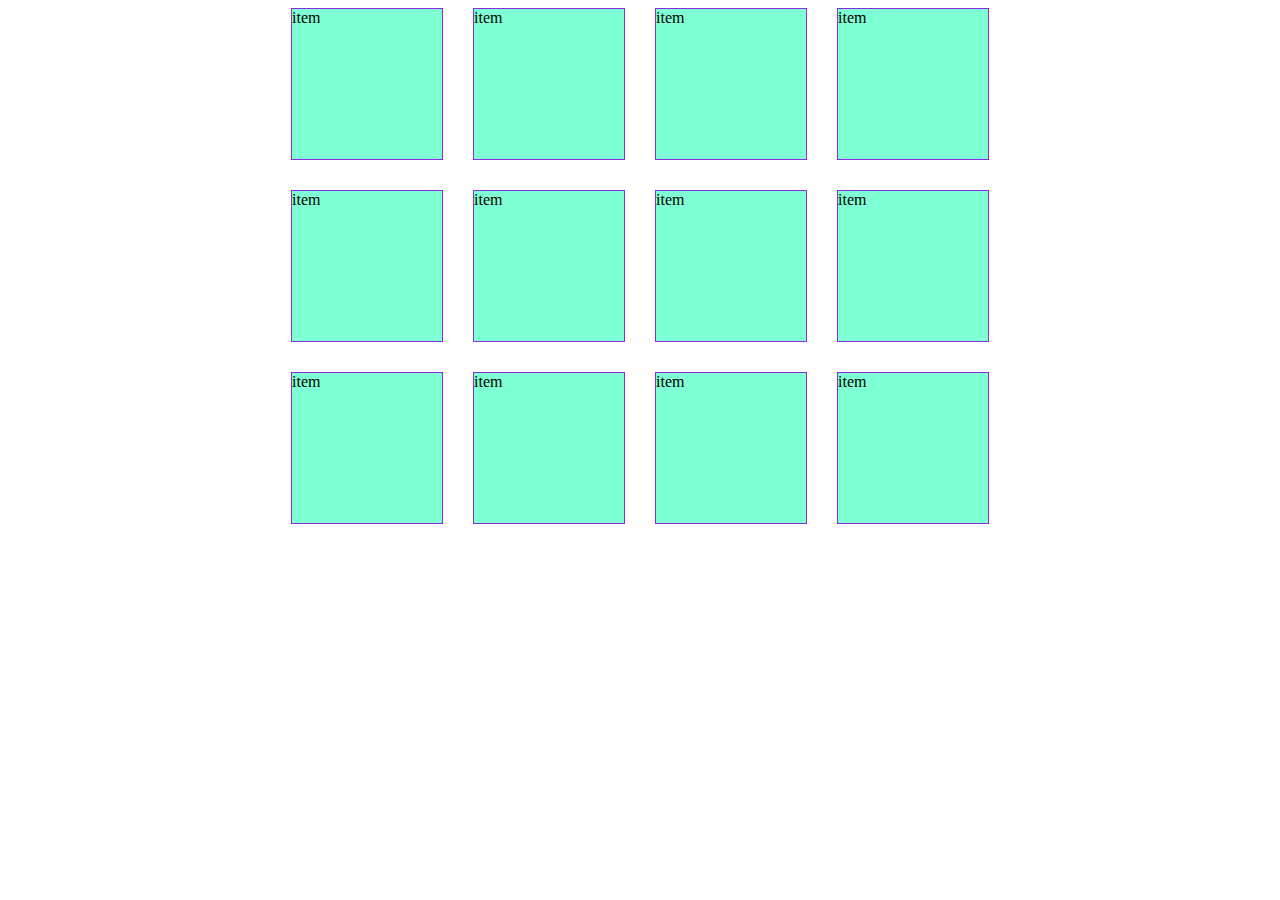
<file: Tutorial 42/transformation.html>
<!DOCTYPE html>
<html lang="en">
<head>
    <meta charset="UTF-8">
    <meta name="viewport" content="width=device-width, initial-scale=1.0">
    <title>Document</title>
    <style>
        .item{
            height: 150px;
            width: 150px;
            background-color: aquamarine;
        }
        .grid-container{
            display: grid;
            grid-template-areas: "item1 item2 item3 item4"
                                 "item5 item6 item7 item8"
                                 "item9 item10 item11 item12";
            justify-content: center;
            grid-gap: 30px;
        }
        .item{
            border: 1px solid blueviolet;
        }
        .item1:hover{
            transform: rotateX(60deg);
            transition: 2s;
        }
        .item2:hover{
            transform: rotateY(60deg);
  
  transition: 2s;      }
        .item3:hover{
            transform: rotateZ(60deg);
  
  transition: 2s;      }
        .item4:hover{
            transform: rotate(180deg);
  
  transition: 2s;      }
        .item5:hover{
            transform: scaleX(1.5);
     
     transition: 2s;   }
        .item6:hover{
            transform: scaleY(1.5);
     
     transition: 2s;   }
        .item7:hover{
            transform: scaleZ(1.5);
     
     transition: 2s;   }
        .item8:hover{
            transform: scale(1.5);
      
      transition: 2s;  }
        .item9:hover{
            transform: skewX(30deg);
    
    transition: 2s;    }
        .item10:hover{
            transform: skewY(60deg);
    
    transition: 2s;    }
        .item11:hover{
            transform: skew(20deg ,40deg)
            transition: 2s;
        }
        .item12:hover{
            transform: rotateX(60deg);
  
  transition: 2s;      }
    </style>
</head>
<body>
    <div class="grid-container">
        <div class="item item1">item</div>
        <div class="item item2">item</div>
        <div class="item item3">item</div>
        <div class="item item4">item</div>
        <div class="item item5">item</div>
        <div class="item item6">item</div>
        <div class="item item7">item</div>
        <div class="item item8">item</div>
        <div class="item item9">item</div>
        <div class="item item10">item</div>
        <div class="item item11">item</div>
        <div class="item item12">item</div>
    </div>
</body>
</html>
</file>
<file: Ex 12 color yhe div by js/style.css>
.box{
    height: 700px;
    width: 300px;
    border: 4px solid blue;
    display: flex;
    justify-content: center;
    align-items: center;
    font-size: 2rem;
    color: rgb(118, 40, 191);
}
.container{
    display: flex;
    justify-content: center;
    align-items: center;
    gap:30px;

}
</file>
<file: Exercise 8 Bouncy Ball/style.css>
.bg{
    height: 80vh;
    width: 100vw;
    background-color: rgb(11, 130, 31);
    position:  relative;
}
.ball{
    height: 100px;
    width: 100px;
    background-color: red;
    border-radius: 50px;
    position:absolute;
    bottom: 0;
    left: 0;
}
.ball{
    animation-name: bb;
    animation-duration: 5s;
    animation-direction: linear;
    animation-iteration-count: infinite;
    animation-timing-function: ease-in-out;
}
@keyframes bb {
    0%{
        left: 0px;
        bottom: 0vh;

    }
    25%{
        left: 20vw;
        bottom: 40vh;
    }
    50%{
        left: 40vw;
        bottom:0vh;
    }
    75%{
        left: 60vw;
        bottom: 30vh;
    }
    100%{
        left: 80vw;
        bottom: 0vh;
    }

    
}
</file>
<file: Exercise5/style.css>
*{
    margin: 0;
    padding: 0;
}
.nav-bar{
    background-color: aqua;
    border: 2px solid rgb(158, 185, 196);
    height: 80px;
    width: 90vw ;
    margin: 0 auto;
    position: sticky;
    top: 0px;

}
.nav-bar ul{
    list-style: none;
    display: flex;
    justify-content: space-between;
}
.card{
    height: 300px;
    width :90vw;
    background-color: rgb(208, 198, 218);
    border: 2px solid rgb(206, 155, 155);
    margin:0 auto;
    top:100px;
    display: flex;
    flex-direction: row;
}
#div1{
    height: 250px;
    width:30vw;
    background-color: blue;
    margin: 0 auto;
    margin-top: 25px;
}
#div2{
    height: 250px;
    width:30vw;
    background-color: rgb(85, 85, 128);
    margin: 0 auto;
    margin-top: 25px;
}
.sticky{
    height: 100px;
    width: 100px;
    background-color: rgb(255, 250, 250);
    margin-top: 110px;
    border-radius: 50px;
    position: fixed;
    bottom: 0px;
    left:80vw;
    border: 2px solid rgb(168, 88, 88);
    
}
.footer{
    height: 1500px;
    width:90vw;
    background-color: yellow;
    margin: 0 auto;
    margin-top: 10px;
    border: 2px solid black;
    font-size: 1.08rem;
}
.nav-bar ul li{
    font-size: 1.5rem;
    padding:10px;
    color: white;
}
.card>div{
    font-size: 2rem;
    color: aliceblue;
    text-align: center;
}
</file>
<file: Netflix/style.css>
*{
    margin: 0;
    padding: 0;
}
body{
    background-color: black;
}
.main{
    background-image: url(assets/bg.jpg) ;
    background-position: center center;
    background-size: max(1200px,100vw);
    background-repeat: no-repeat;
    height:96vh;
    position: relative;

}
.box{
    height:96vh;
    width:100%;
    opacity: 0.54;
    position: absolute;
    top:0;
    background-color: black;

}
nav{
    display: flex;
    margin: auto;;
    justify-content: space-between;
    max-width: 76vw;
    align-items: center;
    padding-top: 26px;
}
nav img{
    width:150px;
    position: relative;
    z-index: 10;

}
nav button{
    position: relative;
    z-index: 10;
    background-color: red;
    /* padding-top: 20px; */
    padding: 6px 8px;
    width: 90px;
    border-radius: 8px;
    color: white;
    font-weight: bolder;
}
.hero{
    font-family: sans-serif;
    display: flex;
    flex-direction: column;
    position: relative;
    height: calc(100% - 111px);
    align-items: center;
    justify-content: center;
    color: white;
    gap:15px;
    margin:20px;
    
}
.hero> :first-child{
    font-size: 45px;
    font-weight: 1000;
    text-align: center;
}
.hero> :nth-child(2){
    font-size: 25px;
    font-weight: 400;
    text-align: center;

}
.hero> :nth-child(3){
    font-size: 20px;
    font-weight: 350;
    text-align: center;
}
.hero>div>input{
    background-color: transparent;
    font-size: 1.1rem;
    padding:10px;
    width:50vw;
    border-radius: 4px;
    border: 1px solid rgb(160, 160, 160);
}
.hero>div>button{
    background-color: red;
    font-size: 1.1rem;
    color:white;
    padding:10px 12px;
    border-radius: 5px;
    border: 1px solid rgb(160, 160, 160);
}
.seperator{
    height:5px;
    width: 100vw;
    background-color: rgb(46, 43, 43);
    margin-bottom: 30px;
}

.sec-first {
    display: flex;
    max-width: 70vw;
    justify-content: center;
    margin:auto;
    align-items: center;

}
.sec-first > div{
    display: flex;
    flex-direction: column;
    justify-content: center;
}
.sec-first>div :nth-child(1){
    color: white;
    font-size: 40px;
    font-weight: bolder;
}
.sec-first>div :nth-child(2){
    color: white;
    font-size: 20px;
}
.sec-Img{
    position: relative;
}
.sec-Img img{
    width: 30vw;
    z-index: 10;
    
}
.sec-Img video{
    position: absolute;
    width:30vw;
}
h2{
    color: white;
    text-align: center;
    font-size: 40px;
    margin-top: 70px;
}
.faq{
    
}
.faq-box{
    width:80vw;
    color: white;
    padding: 30px;
    background-color: rgb(66, 66, 66);
    margin:8px auto;
    font-size: 1.4rem;
    display: flex;
    justify-content: space-between;
}
</file>
